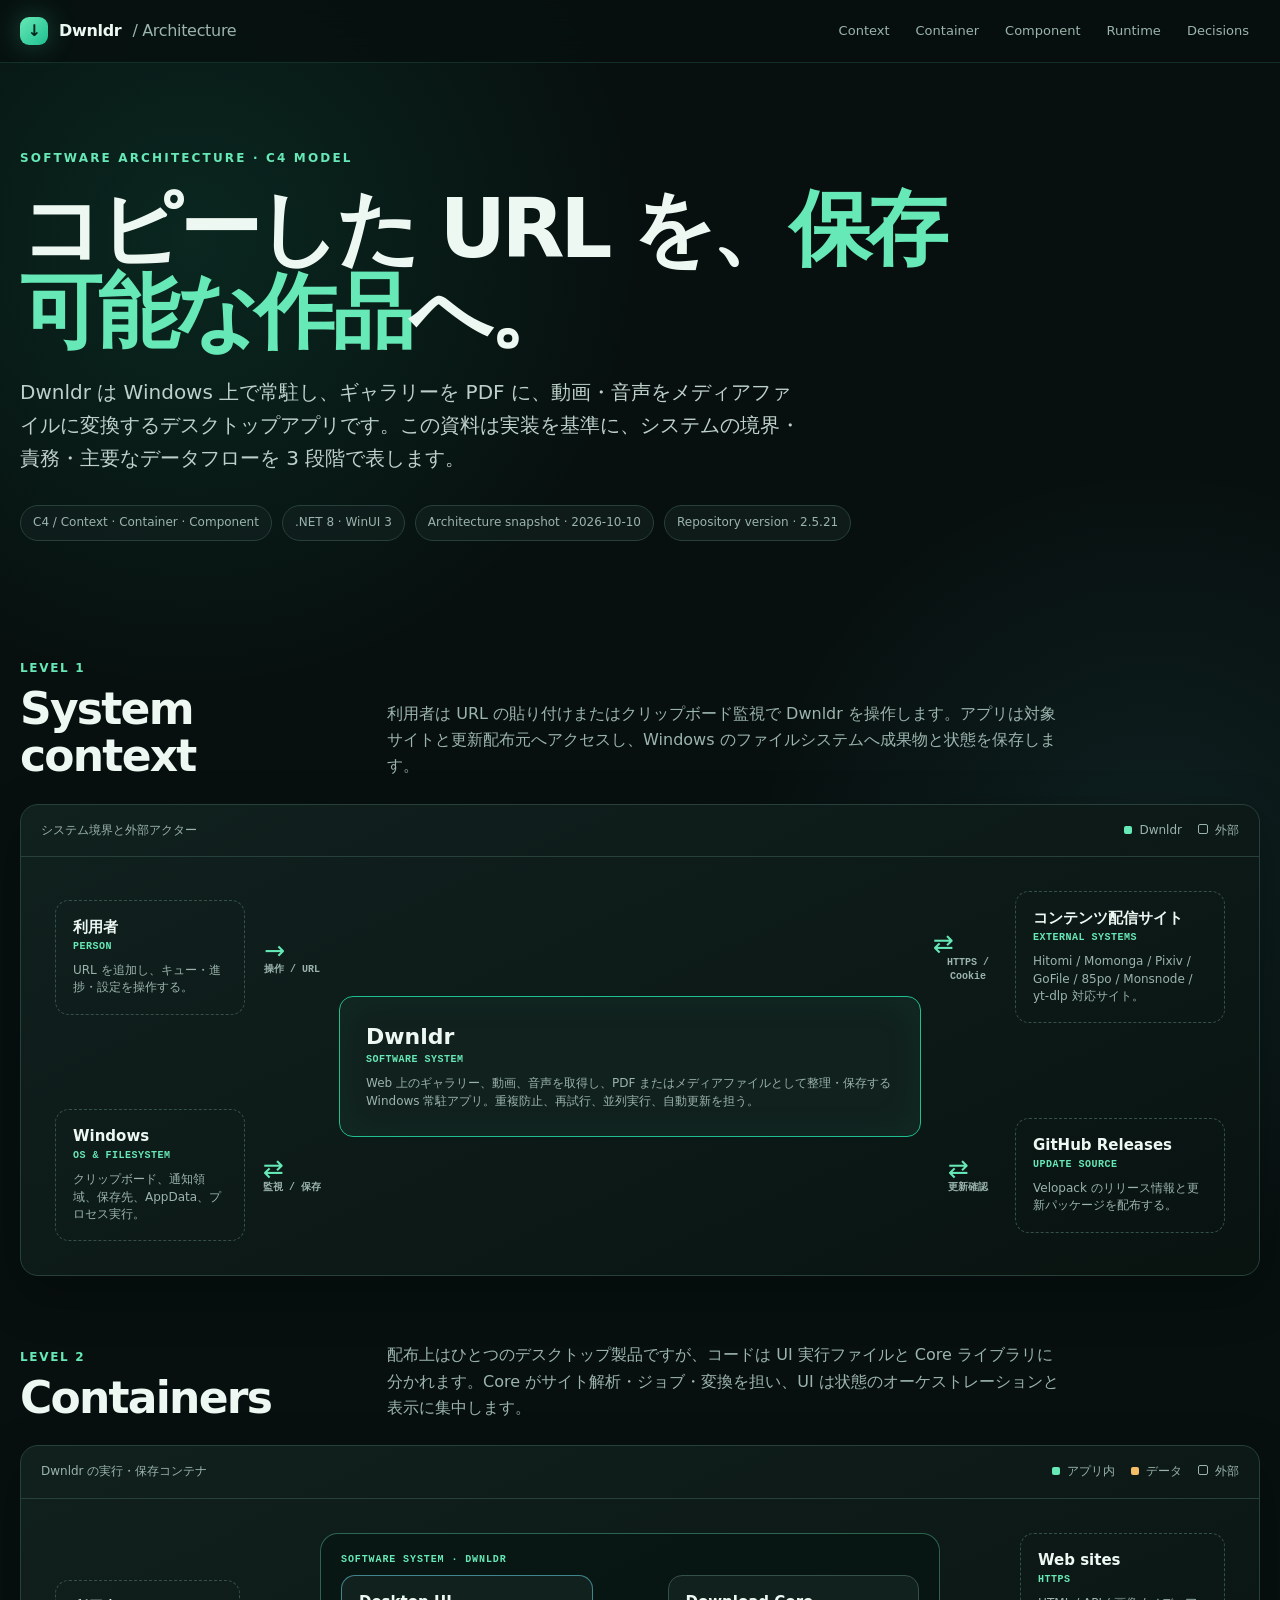
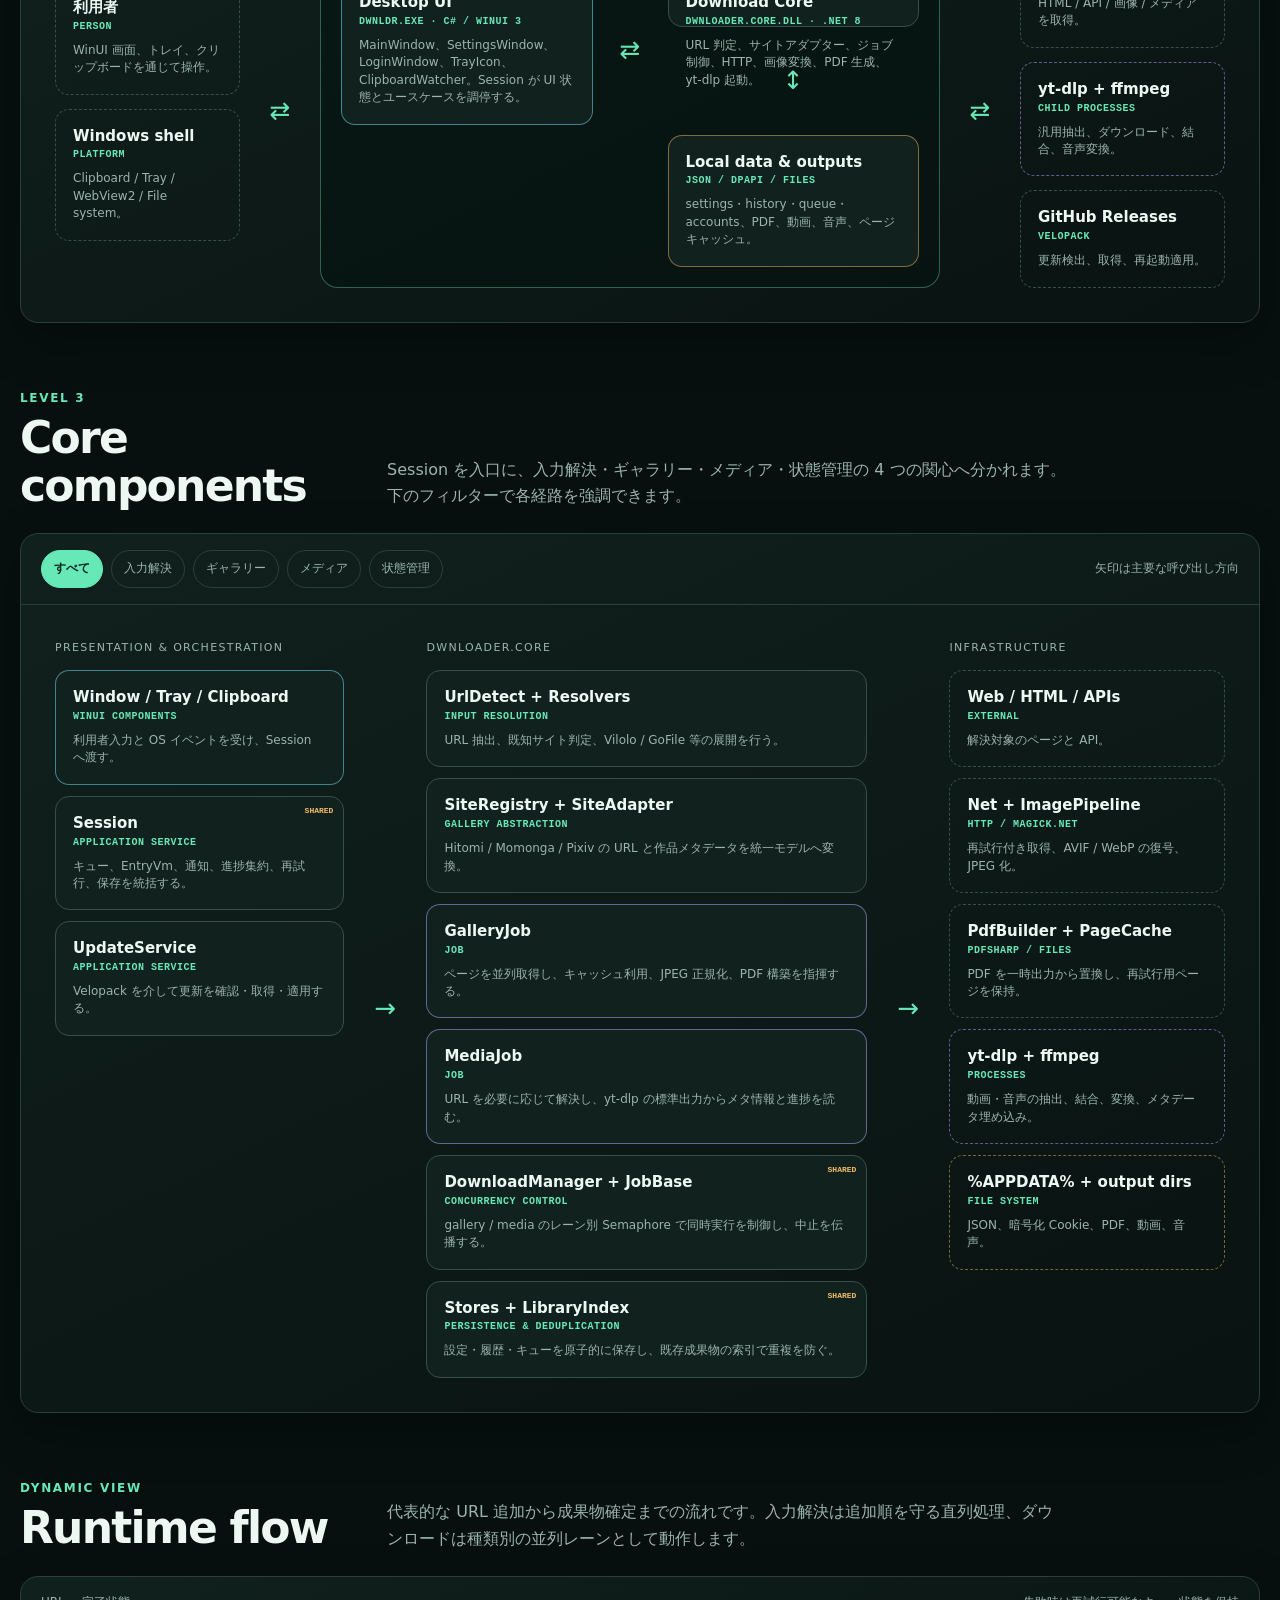
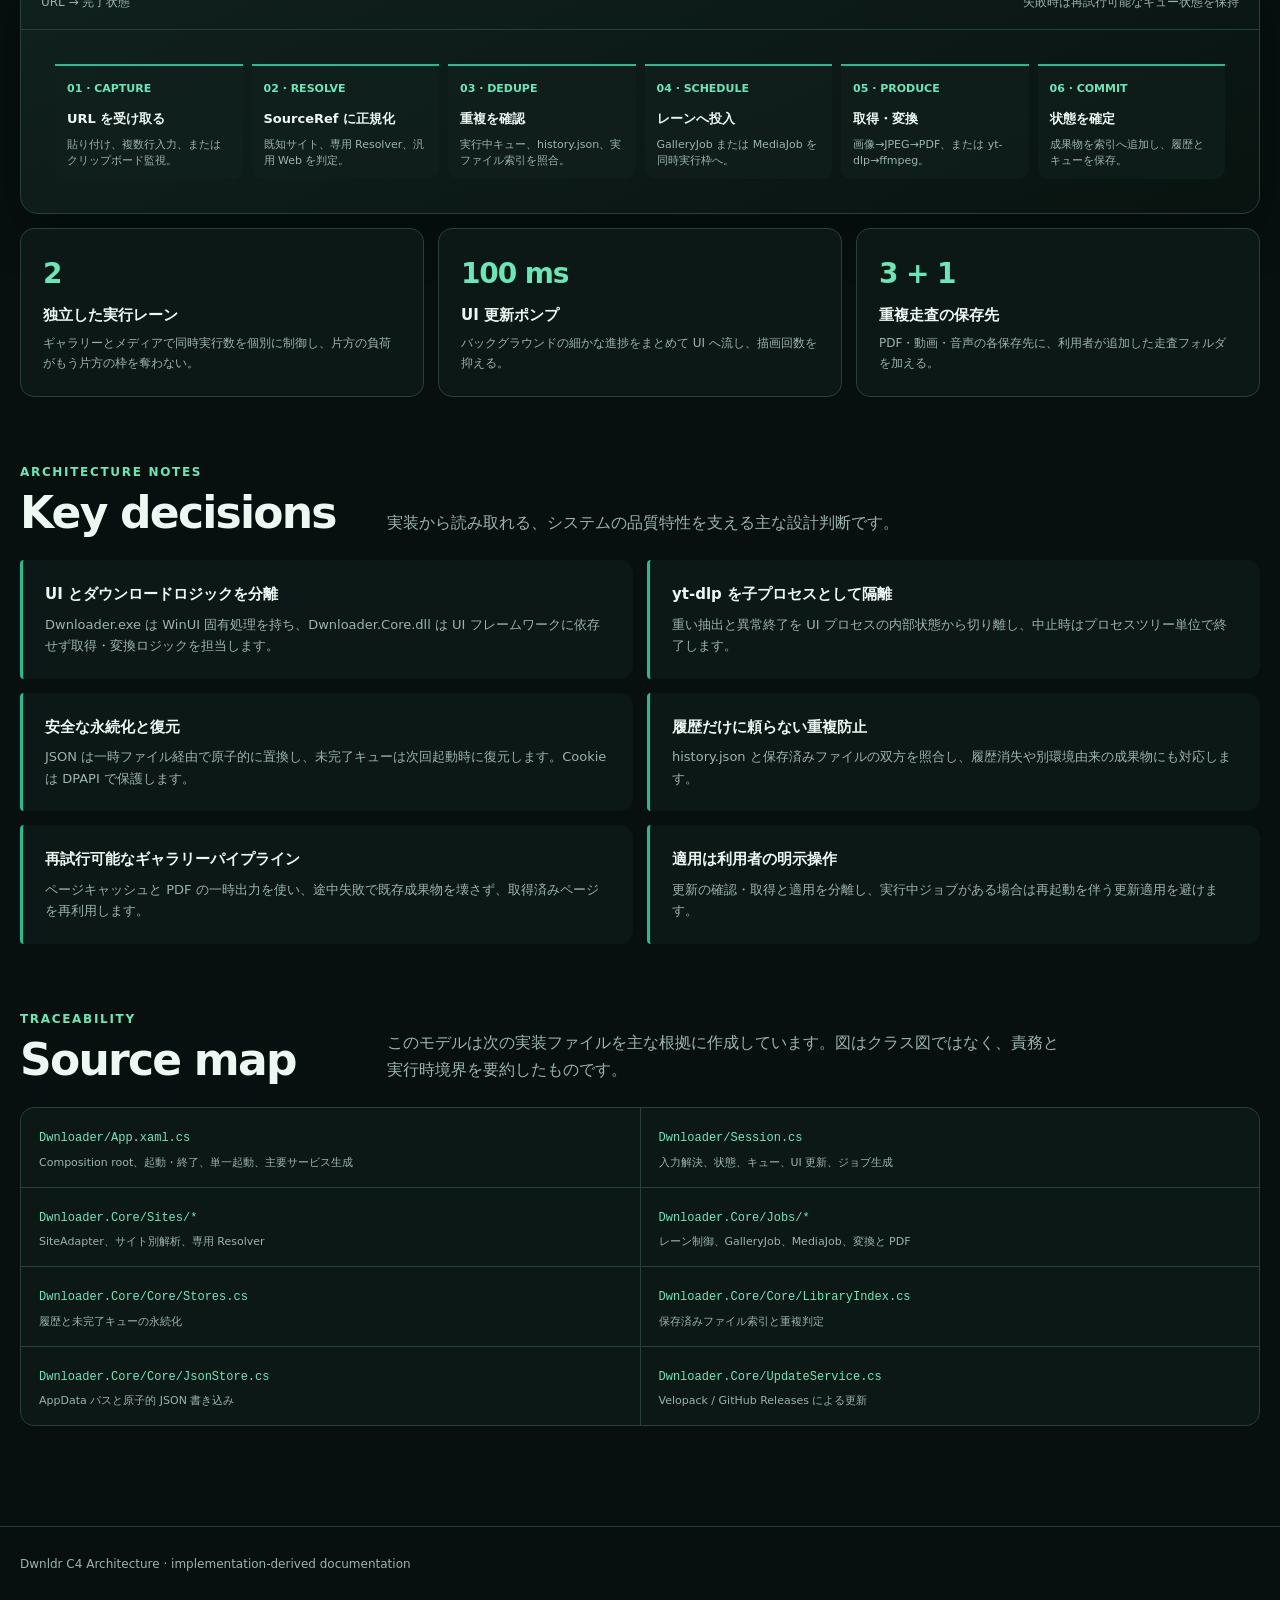
<file: docs/c4-architecture.html>
<!doctype html>
<html lang="ja">
<head>
  <meta charset="utf-8">
  <meta name="viewport" content="width=device-width, initial-scale=1">
  <meta name="color-scheme" content="dark">
  <title>Dwnldr — C4 Architecture</title>
  <style>
    :root {
      --bg: #07100f;
      --surface: #0c1816;
      --surface-2: #11211e;
      --line: #28403a;
      --text: #edf8f3;
      --muted: #9bb4ac;
      --mint: #67e8b7;
      --mint-2: #1fbf8f;
      --cyan: #67d5e8;
      --amber: #f4bd67;
      --coral: #fa8a73;
      --violet: #a99af2;
      --shadow: 0 18px 50px rgba(0, 0, 0, .28);
      --radius: 18px;
    }
    * { box-sizing: border-box; }
    html { scroll-behavior: smooth; }
    body {
      margin: 0;
      color: var(--text);
      background:
        radial-gradient(circle at 15% 5%, rgba(31,191,143,.13), transparent 28rem),
        radial-gradient(circle at 90% 18%, rgba(103,213,232,.08), transparent 25rem),
        var(--bg);
      font-family: Inter, "Noto Sans JP", "Yu Gothic UI", system-ui, sans-serif;
      line-height: 1.65;
    }
    a { color: inherit; }
    .shell { width: min(1240px, calc(100% - 40px)); margin: 0 auto; }
    .topbar {
      position: sticky; top: 0; z-index: 20;
      border-bottom: 1px solid rgba(103,232,183,.14);
      background: rgba(7,16,15,.82); backdrop-filter: blur(18px);
    }
    .topbar .shell { min-height: 62px; display: flex; align-items: center; justify-content: space-between; gap: 24px; }
    .brand { display: flex; align-items: center; gap: 11px; font-weight: 760; letter-spacing: -.02em; }
    .mark { width: 28px; height: 28px; border-radius: 9px; background: linear-gradient(135deg, var(--mint), var(--mint-2)); box-shadow: 0 0 28px rgba(103,232,183,.28); position: relative; }
    .mark::after { content: "↓"; position: absolute; inset: 0; display: grid; place-items: center; color: #04251b; font-weight: 900; }
    nav { display: flex; gap: 4px; overflow-x: auto; }
    nav a { color: var(--muted); text-decoration: none; padding: 8px 11px; border-radius: 9px; font-size: 13px; white-space: nowrap; }
    nav a:hover { color: var(--text); background: var(--surface-2); }
    header { padding: 86px 0 52px; }
    .eyebrow { color: var(--mint); text-transform: uppercase; font-size: 12px; letter-spacing: .18em; font-weight: 800; }
    h1 { font-size: clamp(42px, 7vw, 82px); line-height: 1.02; margin: 18px 0 22px; letter-spacing: -.055em; max-width: 970px; }
    h1 span { color: var(--mint); }
    .lede { max-width: 780px; color: #bed0ca; font-size: clamp(16px, 2vw, 20px); }
    .meta-row { display: flex; flex-wrap: wrap; gap: 10px; margin-top: 30px; }
    .pill { padding: 7px 12px; border: 1px solid var(--line); border-radius: 999px; color: var(--muted); background: rgba(17,33,30,.72); font-size: 12px; }
    main { padding-bottom: 100px; }
    section { scroll-margin-top: 78px; margin-top: 66px; }
    .section-head { display: grid; grid-template-columns: minmax(180px, .55fr) 1.45fr; gap: 36px; align-items: end; margin-bottom: 24px; }
    .kicker { color: var(--mint); font-weight: 800; font-size: 12px; letter-spacing: .14em; text-transform: uppercase; }
    h2 { font-size: clamp(28px, 4vw, 44px); letter-spacing: -.04em; line-height: 1.08; margin: 6px 0 0; }
    .section-head p { margin: 0; color: var(--muted); max-width: 680px; }
    .panel { border: 1px solid var(--line); border-radius: var(--radius); background: linear-gradient(155deg, rgba(17,33,30,.96), rgba(9,19,17,.97)); box-shadow: var(--shadow); overflow: hidden; }
    .panel-bar { display: flex; align-items: center; justify-content: space-between; gap: 16px; padding: 16px 20px; border-bottom: 1px solid var(--line); color: var(--muted); font-size: 12px; }
    .dots { display: flex; gap: 6px; }
    .dots i { display: block; width: 7px; height: 7px; border-radius: 50%; background: var(--line); }
    .diagram { padding: 34px; overflow-x: auto; }
    .legend { display: flex; flex-wrap: wrap; gap: 16px; }
    .legend span::before { content: ""; display: inline-block; width: 8px; height: 8px; border-radius: 2px; margin-right: 7px; background: var(--mint); }
    .legend .ext::before { background: transparent; border: 1px solid var(--muted); }
    .legend .store::before { background: var(--amber); }
    .legend .process::before { background: var(--violet); }

    /* C4 shared */
    .box { border: 1px solid #355049; border-radius: 14px; background: #11211e; padding: 17px; min-width: 170px; position: relative; }
    .box strong { display: block; font-size: 15px; line-height: 1.25; }
    .box small { display: block; color: var(--mint); margin: 4px 0 9px; font: 700 10px/1.2 ui-monospace, SFMono-Regular, Consolas, monospace; letter-spacing: .05em; text-transform: uppercase; }
    .box p { color: var(--muted); font-size: 12px; line-height: 1.45; margin: 0; }
    .box.external { background: transparent; border-style: dashed; }
    .box.store { border-color: rgba(244,189,103,.48); }
    .box.process { border-color: rgba(169,154,242,.55); }
    .box.ui { border-color: rgba(103,213,232,.55); }
    .arrow-label { color: var(--muted); font: 600 10px/1.35 ui-monospace, SFMono-Regular, Consolas, monospace; text-align: center; }
    .arrow { display: grid; place-items: center; color: var(--mint); font-size: 25px; line-height: 1; min-width: 45px; }
    .arrow.vertical { min-height: 50px; }

    /* Context */
    .context-grid { min-width: 820px; display: grid; grid-template-columns: 190px 70px minmax(260px, 1fr) 70px 210px; grid-template-rows: auto 62px auto; align-items: center; gap: 12px; }
    .context-grid .user { grid-column: 1; grid-row: 1; }
    .context-grid .to-system { grid-column: 2; grid-row: 1; }
    .context-grid .system { grid-column: 3; grid-row: 1 / span 3; padding: 26px; border: 1px solid var(--mint-2); box-shadow: inset 0 0 40px rgba(31,191,143,.06); }
    .context-grid .system strong { font-size: 22px; }
    .context-grid .to-web { grid-column: 4; grid-row: 1; }
    .context-grid .sites { grid-column: 5; grid-row: 1; }
    .context-grid .os { grid-column: 1; grid-row: 3; }
    .context-grid .from-os { grid-column: 2; grid-row: 3; }
    .context-grid .to-release { grid-column: 4; grid-row: 3; }
    .context-grid .release { grid-column: 5; grid-row: 3; }

    /* Containers */
    .container-map { min-width: 980px; display: grid; grid-template-columns: 185px 56px 1fr 56px 205px; align-items: center; gap: 12px; }
    .container-boundary { border: 1px solid rgba(103,232,183,.37); border-radius: 18px; padding: 20px; display: grid; grid-template-columns: 1fr 55px 1fr; grid-template-rows: auto 52px auto; gap: 10px; background: rgba(4,18,14,.45); }
    .boundary-label { grid-column: 1 / -1; color: var(--mint); font: 700 10px ui-monospace, monospace; letter-spacing: .09em; text-transform: uppercase; }
    .winui { grid-column: 1; grid-row: 2 / 4; }
    .ui-core-arrow { grid-column: 2; grid-row: 2 / 4; }
    .core { grid-column: 3; grid-row: 2; }
    .core-data-arrow { grid-column: 3; grid-row: 3; }
    .data { grid-column: 3; grid-row: 4; }
    .right-stack, .left-stack { display: grid; gap: 14px; }

    /* Components */
    .tabs { display: flex; gap: 8px; flex-wrap: wrap; }
    .tab { appearance: none; border: 1px solid var(--line); background: transparent; color: var(--muted); padding: 8px 12px; border-radius: 999px; cursor: pointer; font: inherit; font-size: 12px; }
    .tab[aria-selected="true"] { color: #05261c; background: var(--mint); border-color: var(--mint); font-weight: 800; }
    .component-stage { min-width: 930px; }
    .component-grid { display: grid; grid-template-columns: 1.05fr 58px 1.6fr 58px 1fr; gap: 12px; align-items: stretch; }
    .stack { display: grid; gap: 11px; align-content: start; }
    .stack-title { color: var(--muted); font-size: 11px; text-transform: uppercase; letter-spacing: .12em; margin-bottom: 2px; }
    .flow-arrow { display: grid; place-items: center; color: var(--mint); font-size: 26px; }
    .component-grid .box { transition: opacity .2s, transform .2s, border-color .2s; }
    .component-grid[data-focus="input"] .box:not([data-group="input"]),
    .component-grid[data-focus="gallery"] .box:not([data-group="gallery"]),
    .component-grid[data-focus="media"] .box:not([data-group="media"]),
    .component-grid[data-focus="state"] .box:not([data-group="state"]) { opacity: .22; }
    .component-grid[data-focus]:not([data-focus="all"]) .box:hover { opacity: 1; transform: translateY(-2px); }
    .dual[data-group]::after { content: "shared"; position: absolute; top: 9px; right: 10px; color: var(--amber); font: 700 8px ui-monospace, monospace; text-transform: uppercase; }

    /* Runtime */
    .runtime { display: grid; grid-template-columns: repeat(6, 1fr); gap: 9px; min-width: 900px; position: relative; }
    .step { border-top: 2px solid var(--mint-2); padding: 14px 12px 10px; background: rgba(17,33,30,.62); border-radius: 0 0 11px 11px; }
    .step b { display: block; color: var(--mint); font-size: 11px; margin-bottom: 7px; }
    .step strong { font-size: 13px; }
    .step p { color: var(--muted); font-size: 11px; line-height: 1.45; margin: 6px 0 0; }

    .facts { display: grid; grid-template-columns: repeat(3, 1fr); gap: 14px; }
    .fact { padding: 22px; border: 1px solid var(--line); border-radius: 14px; background: var(--surface); }
    .fact .num { color: var(--mint); font-size: 28px; font-weight: 820; letter-spacing: -.04em; }
    .fact h3 { font-size: 15px; margin: 6px 0; }
    .fact p { color: var(--muted); font-size: 12px; margin: 0; }
    .decision-grid { display: grid; grid-template-columns: repeat(2, 1fr); gap: 14px; }
    .decision { padding: 22px; border-left: 3px solid var(--mint-2); background: var(--surface); border-radius: 4px 14px 14px 4px; }
    .decision h3 { font-size: 15px; margin: 0 0 7px; }
    .decision p { color: var(--muted); font-size: 13px; margin: 0; }
    .source-list { display: grid; grid-template-columns: repeat(2, 1fr); gap: 1px; background: var(--line); border: 1px solid var(--line); border-radius: 14px; overflow: hidden; }
    .source { background: var(--surface); padding: 15px 18px; }
    .source code { color: var(--mint); font-size: 12px; }
    .source span { color: var(--muted); display: block; font-size: 11px; margin-top: 4px; }
    footer { color: var(--muted); border-top: 1px solid var(--line); padding: 28px 0 45px; font-size: 12px; }
    .print-note { display: none; }
    @media (max-width: 760px) {
      .shell { width: min(100% - 24px, 1240px); }
      nav { display: none; }
      header { padding-top: 58px; }
      .section-head { grid-template-columns: 1fr; gap: 14px; }
      .diagram { padding: 20px; }
      .facts, .decision-grid, .source-list { grid-template-columns: 1fr; }
    }
    @media print {
      :root { --bg: #fff; --surface: #fff; --surface-2: #f2f6f4; --line: #c7d3cf; --text: #14211d; --muted: #53645e; }
      body { background: #fff; }
      .topbar { position: static; background: #fff; }
      nav, .tabs { display: none; }
      .panel { box-shadow: none; break-inside: avoid; }
      section { break-before: page; }
      header { padding-top: 45px; }
      .print-note { display: block; }
    }
  </style>
</head>
<body>
  <div class="topbar">
    <div class="shell">
      <div class="brand"><span class="mark" aria-hidden="true"></span>Dwnldr <span style="color:var(--muted);font-weight:500">/ Architecture</span></div>
      <nav aria-label="ページ内ナビゲーション">
        <a href="#context">Context</a><a href="#container">Container</a><a href="#component">Component</a><a href="#runtime">Runtime</a><a href="#decisions">Decisions</a>
      </nav>
    </div>
  </div>

  <header class="shell">
    <div class="eyebrow">Software architecture · C4 model</div>
    <h1>コピーした URL を、<span>保存可能な作品</span>へ。</h1>
    <p class="lede">Dwnldr は Windows 上で常駐し、ギャラリーを PDF に、動画・音声をメディアファイルに変換するデスクトップアプリです。この資料は実装を基準に、システムの境界・責務・主要なデータフローを 3 段階で表します。</p>
    <div class="meta-row">
      <span class="pill">C4 / Context · Container · Component</span>
      <span class="pill">.NET 8 · WinUI 3</span>
      <span class="pill">Architecture snapshot · 2026-10-10</span>
      <span class="pill">Repository version · 2.5.21</span>
    </div>
  </header>

  <main class="shell">
    <section id="context">
      <div class="section-head">
        <div><div class="kicker">Level 1</div><h2>System context</h2></div>
        <p>利用者は URL の貼り付けまたはクリップボード監視で Dwnldr を操作します。アプリは対象サイトと更新配布元へアクセスし、Windows のファイルシステムへ成果物と状態を保存します。</p>
      </div>
      <div class="panel">
        <div class="panel-bar"><span>システム境界と外部アクター</span><div class="legend"><span>Dwnldr</span><span class="ext">外部</span></div></div>
        <div class="diagram">
          <div class="context-grid">
            <div class="box external user"><strong>利用者</strong><small>Person</small><p>URL を追加し、キュー・進捗・設定を操作する。</p></div>
            <div class="arrow to-system"><div><div>→</div><div class="arrow-label">操作 / URL</div></div></div>
            <div class="box system"><strong>Dwnldr</strong><small>Software system</small><p>Web 上のギャラリー、動画、音声を取得し、PDF またはメディアファイルとして整理・保存する Windows 常駐アプリ。重複防止、再試行、並列実行、自動更新を担う。</p></div>
            <div class="arrow to-web"><div><div>⇄</div><div class="arrow-label">HTTPS / Cookie</div></div></div>
            <div class="box external sites"><strong>コンテンツ配信サイト</strong><small>External systems</small><p>Hitomi / Momonga / Pixiv / GoFile / 85po / Monsnode / yt-dlp 対応サイト。</p></div>
            <div class="box external os"><strong>Windows</strong><small>OS &amp; filesystem</small><p>クリップボード、通知領域、保存先、AppData、プロセス実行。</p></div>
            <div class="arrow from-os"><div><div>⇄</div><div class="arrow-label">監視 / 保存</div></div></div>
            <div class="arrow to-release"><div><div>⇄</div><div class="arrow-label">更新確認</div></div></div>
            <div class="box external release"><strong>GitHub Releases</strong><small>Update source</small><p>Velopack のリリース情報と更新パッケージを配布する。</p></div>
          </div>
        </div>
      </div>
    </section>

    <section id="container">
      <div class="section-head">
        <div><div class="kicker">Level 2</div><h2>Containers</h2></div>
        <p>配布上はひとつのデスクトップ製品ですが、コードは UI 実行ファイルと Core ライブラリに分かれます。Core がサイト解析・ジョブ・変換を担い、UI は状態のオーケストレーションと表示に集中します。</p>
      </div>
      <div class="panel">
        <div class="panel-bar"><span>Dwnldr の実行・保存コンテナ</span><div class="legend"><span>アプリ内</span><span class="store">データ</span><span class="ext">外部</span></div></div>
        <div class="diagram">
          <div class="container-map">
            <div class="left-stack">
              <div class="box external"><strong>利用者</strong><small>Person</small><p>WinUI 画面、トレイ、クリップボードを通じて操作。</p></div>
              <div class="box external"><strong>Windows shell</strong><small>Platform</small><p>Clipboard / Tray / WebView2 / File system。</p></div>
            </div>
            <div class="arrow">⇄</div>
            <div class="container-boundary">
              <div class="boundary-label">Software system · Dwnldr</div>
              <div class="box ui winui"><strong>Desktop UI</strong><small>Dwnldr.exe · C# / WinUI 3</small><p>MainWindow、SettingsWindow、LoginWindow、TrayIcon、ClipboardWatcher。Session が UI 状態とユースケースを調停する。</p></div>
              <div class="arrow ui-core-arrow">⇄</div>
              <div class="box core"><strong>Download Core</strong><small>Dwnloader.Core.dll · .NET 8</small><p>URL 判定、サイトアダプター、ジョブ制御、HTTP、画像変換、PDF 生成、yt-dlp 起動。</p></div>
              <div class="arrow vertical core-data-arrow">↕</div>
              <div class="box store data"><strong>Local data &amp; outputs</strong><small>JSON / DPAPI / files</small><p>settings・history・queue・accounts、PDF、動画、音声、ページキャッシュ。</p></div>
            </div>
            <div class="arrow">⇄</div>
            <div class="right-stack">
              <div class="box external"><strong>Web sites</strong><small>HTTPS</small><p>HTML / API / 画像 / メディアを取得。</p></div>
              <div class="box external process"><strong>yt-dlp + ffmpeg</strong><small>Child processes</small><p>汎用抽出、ダウンロード、結合、音声変換。</p></div>
              <div class="box external"><strong>GitHub Releases</strong><small>Velopack</small><p>更新検出、取得、再起動適用。</p></div>
            </div>
          </div>
        </div>
      </div>
    </section>

    <section id="component">
      <div class="section-head">
        <div><div class="kicker">Level 3</div><h2>Core components</h2></div>
        <p>Session を入口に、入力解決・ギャラリー・メディア・状態管理の 4 つの関心へ分かれます。下のフィルターで各経路を強調できます。</p>
      </div>
      <div class="panel">
        <div class="panel-bar">
          <div class="tabs" role="tablist" aria-label="コンポーネント経路フィルター">
            <button class="tab" role="tab" aria-selected="true" data-focus="all">すべて</button>
            <button class="tab" role="tab" aria-selected="false" data-focus="input">入力解決</button>
            <button class="tab" role="tab" aria-selected="false" data-focus="gallery">ギャラリー</button>
            <button class="tab" role="tab" aria-selected="false" data-focus="media">メディア</button>
            <button class="tab" role="tab" aria-selected="false" data-focus="state">状態管理</button>
          </div>
          <span>矢印は主要な呼び出し方向</span>
        </div>
        <div class="diagram component-stage">
          <div class="component-grid" data-focus="all">
            <div class="stack">
              <div class="stack-title">Presentation &amp; orchestration</div>
              <div class="box ui" data-group="input"><strong>Window / Tray / Clipboard</strong><small>WinUI components</small><p>利用者入力と OS イベントを受け、Session へ渡す。</p></div>
              <div class="box dual" data-group="state"><strong>Session</strong><small>Application service</small><p>キュー、EntryVm、通知、進捗集約、再試行、保存を統括する。</p></div>
              <div class="box" data-group="state"><strong>UpdateService</strong><small>Application service</small><p>Velopack を介して更新を確認・取得・適用する。</p></div>
            </div>
            <div class="flow-arrow">→</div>
            <div class="stack">
              <div class="stack-title">Dwnloader.Core</div>
              <div class="box" data-group="input"><strong>UrlDetect + Resolvers</strong><small>Input resolution</small><p>URL 抽出、既知サイト判定、Vilolo / GoFile 等の展開を行う。</p></div>
              <div class="box" data-group="gallery"><strong>SiteRegistry + SiteAdapter</strong><small>Gallery abstraction</small><p>Hitomi / Momonga / Pixiv の URL と作品メタデータを統一モデルへ変換。</p></div>
              <div class="box process" data-group="gallery"><strong>GalleryJob</strong><small>Job</small><p>ページを並列取得し、キャッシュ利用、JPEG 正規化、PDF 構築を指揮する。</p></div>
              <div class="box process" data-group="media"><strong>MediaJob</strong><small>Job</small><p>URL を必要に応じて解決し、yt-dlp の標準出力からメタ情報と進捗を読む。</p></div>
              <div class="box dual" data-group="state"><strong>DownloadManager + JobBase</strong><small>Concurrency control</small><p>gallery / media のレーン別 Semaphore で同時実行を制御し、中止を伝播する。</p></div>
              <div class="box dual" data-group="state"><strong>Stores + LibraryIndex</strong><small>Persistence &amp; deduplication</small><p>設定・履歴・キューを原子的に保存し、既存成果物の索引で重複を防ぐ。</p></div>
            </div>
            <div class="flow-arrow">→</div>
            <div class="stack">
              <div class="stack-title">Infrastructure</div>
              <div class="box external" data-group="input"><strong>Web / HTML / APIs</strong><small>External</small><p>解決対象のページと API。</p></div>
              <div class="box external" data-group="gallery"><strong>Net + ImagePipeline</strong><small>HTTP / Magick.NET</small><p>再試行付き取得、AVIF / WebP の復号、JPEG 化。</p></div>
              <div class="box external" data-group="gallery"><strong>PdfBuilder + PageCache</strong><small>PdfSharp / files</small><p>PDF を一時出力から置換し、再試行用ページを保持。</p></div>
              <div class="box external process" data-group="media"><strong>yt-dlp + ffmpeg</strong><small>Processes</small><p>動画・音声の抽出、結合、変換、メタデータ埋め込み。</p></div>
              <div class="box external store" data-group="state"><strong>%APPDATA% + output dirs</strong><small>File system</small><p>JSON、暗号化 Cookie、PDF、動画、音声。</p></div>
            </div>
          </div>
        </div>
      </div>
    </section>

    <section id="runtime">
      <div class="section-head">
        <div><div class="kicker">Dynamic view</div><h2>Runtime flow</h2></div>
        <p>代表的な URL 追加から成果物確定までの流れです。入力解決は追加順を守る直列処理、ダウンロードは種類別の並列レーンとして動作します。</p>
      </div>
      <div class="panel">
        <div class="panel-bar"><span>URL → 完了状態</span><span>失敗時は再試行可能なキュー状態を保持</span></div>
        <div class="diagram">
          <div class="runtime">
            <div class="step"><b>01 · CAPTURE</b><strong>URL を受け取る</strong><p>貼り付け、複数行入力、またはクリップボード監視。</p></div>
            <div class="step"><b>02 · RESOLVE</b><strong>SourceRef に正規化</strong><p>既知サイト、専用 Resolver、汎用 Web を判定。</p></div>
            <div class="step"><b>03 · DEDUPE</b><strong>重複を確認</strong><p>実行中キュー、history.json、実ファイル索引を照合。</p></div>
            <div class="step"><b>04 · SCHEDULE</b><strong>レーンへ投入</strong><p>GalleryJob または MediaJob を同時実行枠へ。</p></div>
            <div class="step"><b>05 · PRODUCE</b><strong>取得・変換</strong><p>画像→JPEG→PDF、または yt-dlp→ffmpeg。</p></div>
            <div class="step"><b>06 · COMMIT</b><strong>状態を確定</strong><p>成果物を索引へ追加し、履歴とキューを保存。</p></div>
          </div>
        </div>
      </div>
      <div class="facts" style="margin-top:14px">
        <div class="fact"><div class="num">2</div><h3>独立した実行レーン</h3><p>ギャラリーとメディアで同時実行数を個別に制御し、片方の負荷がもう片方の枠を奪わない。</p></div>
        <div class="fact"><div class="num">100 ms</div><h3>UI 更新ポンプ</h3><p>バックグラウンドの細かな進捗をまとめて UI へ流し、描画回数を抑える。</p></div>
        <div class="fact"><div class="num">3 + 1</div><h3>重複走査の保存先</h3><p>PDF・動画・音声の各保存先に、利用者が追加した走査フォルダを加える。</p></div>
      </div>
    </section>

    <section id="decisions">
      <div class="section-head">
        <div><div class="kicker">Architecture notes</div><h2>Key decisions</h2></div>
        <p>実装から読み取れる、システムの品質特性を支える主な設計判断です。</p>
      </div>
      <div class="decision-grid">
        <div class="decision"><h3>UI とダウンロードロジックを分離</h3><p>Dwnloader.exe は WinUI 固有処理を持ち、Dwnloader.Core.dll は UI フレームワークに依存せず取得・変換ロジックを担当します。</p></div>
        <div class="decision"><h3>yt-dlp を子プロセスとして隔離</h3><p>重い抽出と異常終了を UI プロセスの内部状態から切り離し、中止時はプロセスツリー単位で終了します。</p></div>
        <div class="decision"><h3>安全な永続化と復元</h3><p>JSON は一時ファイル経由で原子的に置換し、未完了キューは次回起動時に復元します。Cookie は DPAPI で保護します。</p></div>
        <div class="decision"><h3>履歴だけに頼らない重複防止</h3><p>history.json と保存済みファイルの双方を照合し、履歴消失や別環境由来の成果物にも対応します。</p></div>
        <div class="decision"><h3>再試行可能なギャラリーパイプライン</h3><p>ページキャッシュと PDF の一時出力を使い、途中失敗で既存成果物を壊さず、取得済みページを再利用します。</p></div>
        <div class="decision"><h3>適用は利用者の明示操作</h3><p>更新の確認・取得と適用を分離し、実行中ジョブがある場合は再起動を伴う更新適用を避けます。</p></div>
      </div>
    </section>

    <section id="sources">
      <div class="section-head">
        <div><div class="kicker">Traceability</div><h2>Source map</h2></div>
        <p>このモデルは次の実装ファイルを主な根拠に作成しています。図はクラス図ではなく、責務と実行時境界を要約したものです。</p>
      </div>
      <div class="source-list">
        <div class="source"><code>Dwnloader/App.xaml.cs</code><span>Composition root、起動・終了、単一起動、主要サービス生成</span></div>
        <div class="source"><code>Dwnloader/Session.cs</code><span>入力解決、状態、キュー、UI 更新、ジョブ生成</span></div>
        <div class="source"><code>Dwnloader.Core/Sites/*</code><span>SiteAdapter、サイト別解析、専用 Resolver</span></div>
        <div class="source"><code>Dwnloader.Core/Jobs/*</code><span>レーン制御、GalleryJob、MediaJob、変換と PDF</span></div>
        <div class="source"><code>Dwnloader.Core/Core/Stores.cs</code><span>履歴と未完了キューの永続化</span></div>
        <div class="source"><code>Dwnloader.Core/Core/LibraryIndex.cs</code><span>保存済みファイル索引と重複判定</span></div>
        <div class="source"><code>Dwnloader.Core/Core/JsonStore.cs</code><span>AppData パスと原子的 JSON 書き込み</span></div>
        <div class="source"><code>Dwnloader.Core/UpdateService.cs</code><span>Velopack / GitHub Releases による更新</span></div>
      </div>
    </section>
  </main>

  <footer><div class="shell">Dwnldr C4 Architecture · implementation-derived documentation <span class="print-note">· Printed from docs/c4-architecture.html</span></div></footer>
  <script>
    const grid = document.querySelector('.component-grid');
    document.querySelectorAll('.tab').forEach(button => {
      button.addEventListener('click', () => {
        document.querySelectorAll('.tab').forEach(item => item.setAttribute('aria-selected', 'false'));
        button.setAttribute('aria-selected', 'true');
        grid.dataset.focus = button.dataset.focus;
      });
    });
  </script>
</body>
</html>
</file>
